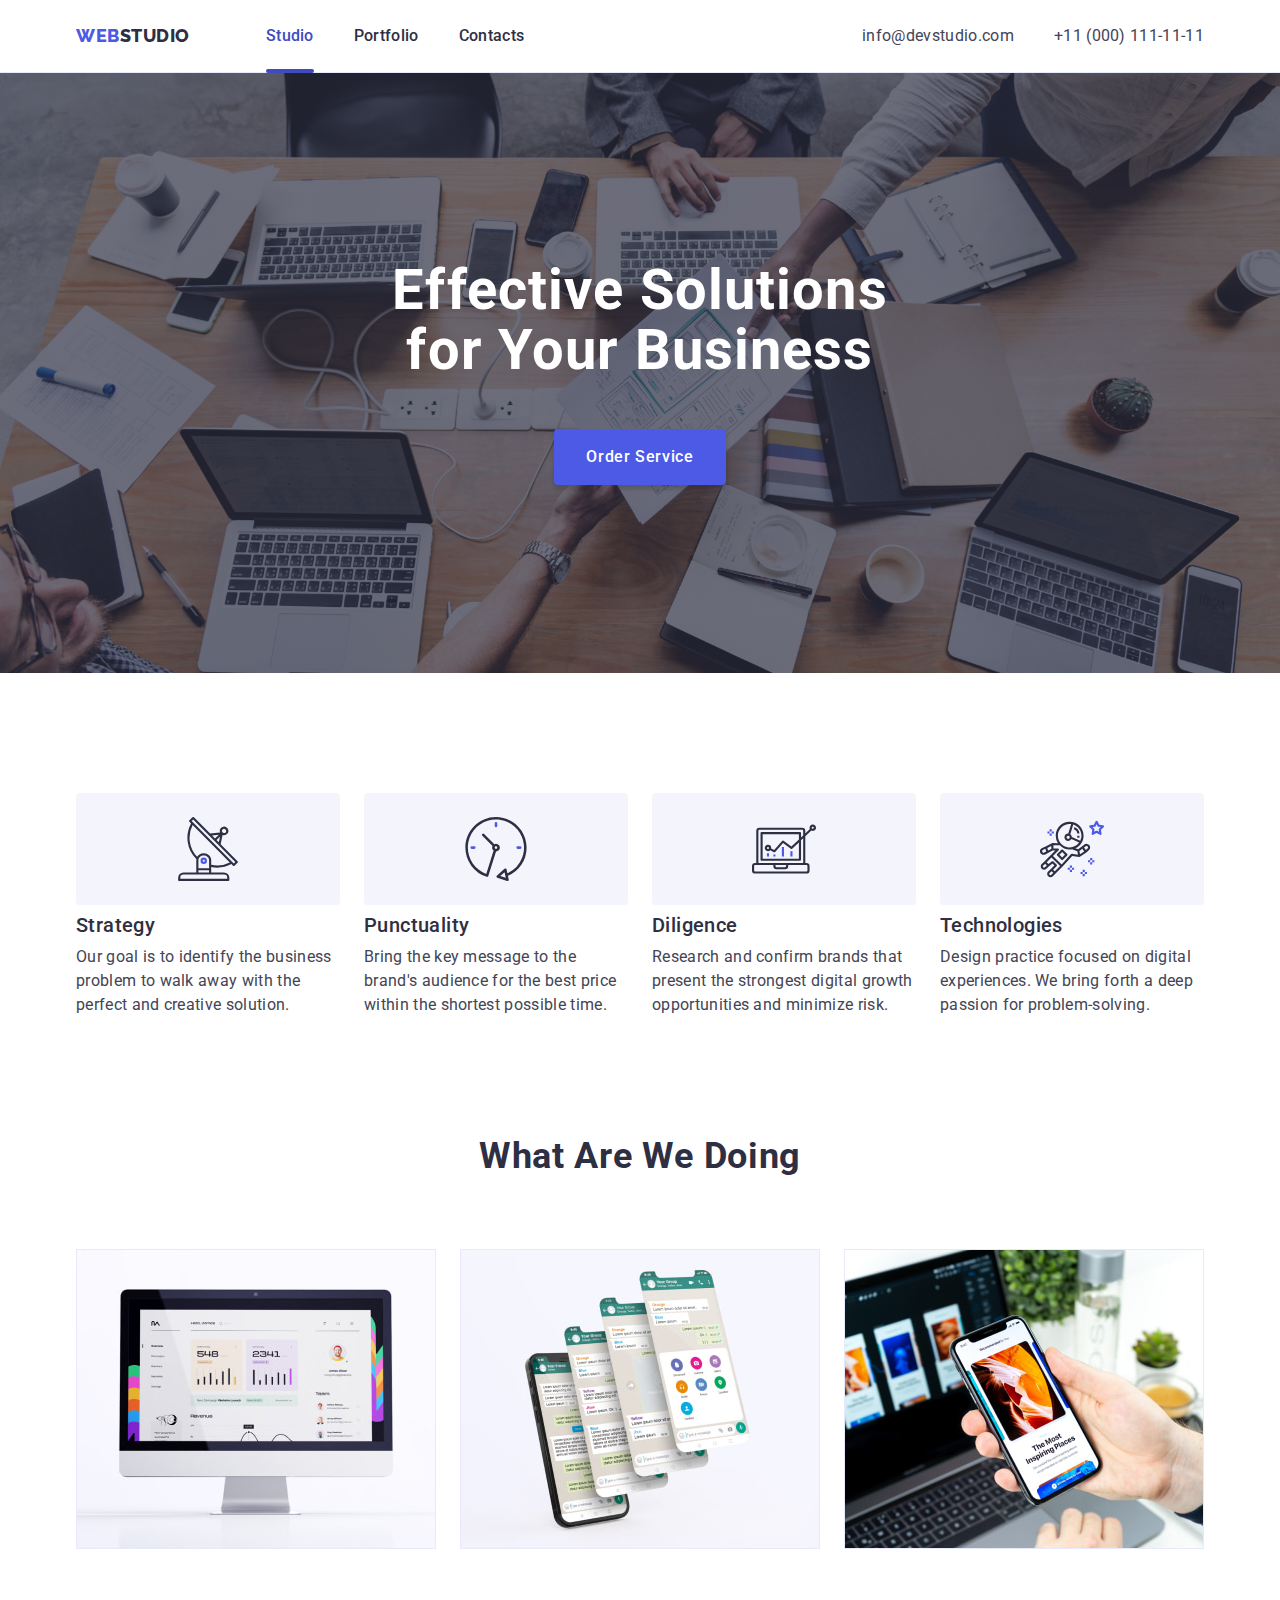
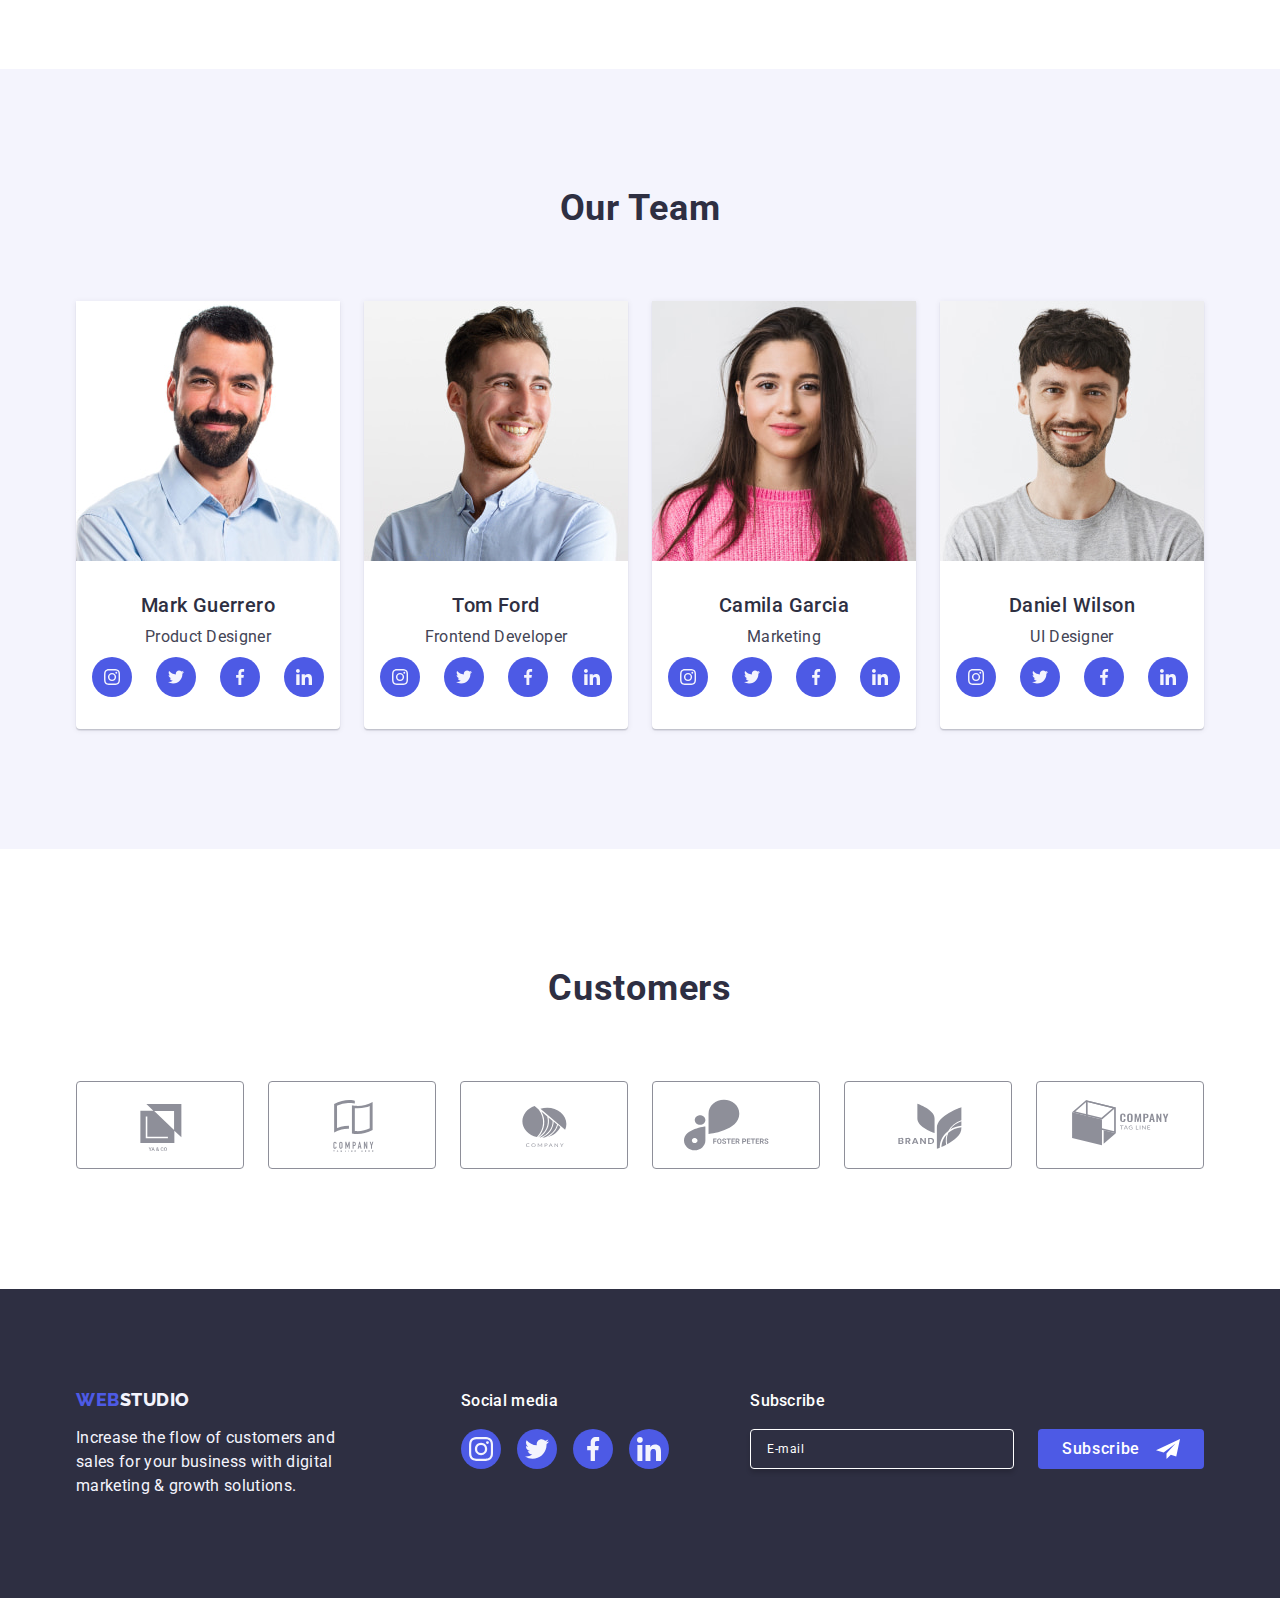
<file: index.html>
<!DOCTYPE html>
<html lang="en">
  <head>
    <meta charset="UTF-8" />
    <meta name="viewport" content="width=device-width, initial-scale=1.0" />
    <title>WebStudio</title>
    <!-- Normalize -->
    <link
      rel="stylesheet"
      href="https://cdn.jsdelivr.net/npm/modern-normalize@2.0.0/modern-normalize.min.css"
    />
    <!-- Custom styles -->
    <link rel="stylesheet" href="./css/styles.css" />
    <!-- Font links -->
    <link rel="preconnect" href="https://fonts.googleapis.com" />
    <link rel="preconnect" href="https://fonts.gstatic.com" crossorigin />
    <link
      href="https://fonts.googleapis.com/css2?family=Roboto:wght@400;500;700&display=swap"
      rel="stylesheet"
    />
    <link
      href="https://fonts.googleapis.com/css2?family=Raleway:wght@800&family=Roboto:wght@400;500;700&display=swap"
      rel="stylesheet"
    />
  </head>
  <body>
    <!-- Header section -->
    <header class="header-section">
      <div class="container">
        <!-- Menu nav -->
        <nav class="header-nav">
          <!-- Logo -->
          <a class="logo link" href="./index.html"
            >Web<span class="logo-dark">Studio</span>
          </a>
          <!-- Page nav -->
          <ul class="nav-list list">
            <li class="nav-list-item">
              <a class="nav-list-link current link" href="./index.html"
                >Studio</a
              >
            </li>
            <li class="nav-list-item">
              <a class="nav-list-link link" href="./portfolio.html"
                >Portfolio</a
              >
            </li>
            <li class="nav-list-item">
              <a class="nav-list-link link" href="">Contacts </a>
            </li>
          </ul>
        </nav>
        <!-- Contacts -->
        <address class="header-address">
          <ul class="address-list list">
            <li class="address-list-item">
              <a class="address-item-link link" href="mailto:info@devstudio.com"
                >info@devstudio.com
              </a>
            </li>
            <li class="address-list-item">
              <a class="address-item-link link" href="tel:+110001111111"
                >+11 (000) 111-11-11</a
              >
            </li>
          </ul>
        </address>
      </div>
    </header>

    <main>
      <!-- Hero section -->
      <section class="hero-section">
        <div class="container">
          <h1 class="hero-title">Effective Solutions for Your Business</h1>
          <button class="hero-btn" type="button" data-modal-open>
            Order Service
          </button>
        </div>
      </section>

      <!--Skills section-->
      <section class="skills-section section">
        <div class="container">
          <h2 class="visually-hidden">Skills</h2>
          <ul class="skills-list card-set list">
            <li class="skills-list-item card-set-item">
              <div class="skills-list-wrapper">
                <svg class="skills-icons" width="64" height="64">
                  <use href="./images/icons.svg#icon-antenna"></use>
                </svg>
              </div>
              <h3 class="skills-list-subtitle">Strategy</h3>
              <p class="skills-list-desc">
                Our goal is to identify the business problem to walk away with
                the perfect and creative solution.
              </p>
            </li>
            <li class="skills-list-item card-set-item">
              <div class="skills-list-wrapper">
                <svg class="skills-icons" width="64" height="64">
                  <use href="./images/icons.svg#icon-clock"></use>
                </svg>
              </div>
              <h3 class="skills-list-subtitle">Punctuality</h3>
              <p class="skills-list-desc">
                Bring the key message to the brand's audience for the best price
                within the shortest possible time.
              </p>
            </li>
            <li class="skills-list-item card-set-item">
              <div class="skills-list-wrapper">
                <svg class="skills-icons" width="64" height="64">
                  <use href="./images/icons.svg#icon-diagram"></use>
                </svg>
              </div>
              <h3 class="skills-list-subtitle">Diligence</h3>
              <p class="skills-list-desc">
                Research and confirm brands that present the strongest digital
                growth opportunities and minimize risk.
              </p>
            </li>
            <li class="skills-list-item card-set-item">
              <div class="skills-list-wrapper">
                <svg class="skills-icons" width="64" height="64">
                  <use href="./images/icons.svg#icon-astronaut"></use>
                </svg>
              </div>
              <h3 class="skills-list-subtitle">Technologies</h3>
              <p class="skills-list-desc">
                Design practice focused on digital experiences. We bring forth a
                deep passion for problem-solving.
              </p>
            </li>
          </ul>
        </div>
      </section>

      <!-- Products section -->
      <section class="products-section section">
        <div class="container">
          <h2 class="products-title">What are we doing</h2>
          <ul class="products-list card-set list">
            <li class="products-list-item card-set-item">
              <img
                class="products-list-img"
                src="./images/img-1.jpg"
                alt="Computer screen on a white background"
                width="360"
                height="300"
              />
            </li>
            <li class="products-list-item card-set-item">
              <img
                class="products-list-img"
                src="./images/img-2.jpg"
                alt="Mobile screen with multiple screen tabs"
                width="360"
                height="300"
              />
            </li>
            <li class="products-list-item card-set-item">
              <img
                class="products-list-img"
                src="./images/img-3.jpg"
                alt="Mobile phone screen on laptop background"
                width="360"
                height="300"
              />
            </li>
          </ul>
        </div>
      </section>

      <!-- Team section -->
      <section class="team-section section">
        <div class="container">
          <h2 class="team-title">Our Team</h2>
          <ul class="team-list list">
            <li class="team-list-item">
              <img
                class="team-list-img"
                src="./images/Mark-Guerrero.jpg"
                alt="Mark Guerrero's photo"
                width="264"
                height="260"
              />
              <div class="team-list-wrapper">
                <h3 class="team-list-subtitle">Mark Guerrero</h3>
                <p class="team-list-desc">Product Designer</p>
                <ul class="team-social-list list">
                  <li class="team-social-item">
                    <a
                      class="team-social-link"
                      href="https://instagram.com"
                      target="_blank"
                      rel="noopener noreferrer"
                      aria-label="Instagram icon"
                    >
                      <svg class="team-social-icons" width="16" height="16">
                        <use href="./images/icons.svg#icon-instagram"></use>
                      </svg>
                    </a>
                  </li>
                  <li class="team-social-item">
                    <a
                      class="team-social-link"
                      href="https://twitter.com"
                      target="_blank"
                      rel="noopener noreferrer"
                      aria-label="Twitter icon"
                    >
                      <svg class="team-social-icons" width="16" height="16">
                        <use href="./images/icons.svg#icon-twitter"></use>
                      </svg>
                    </a>
                  </li>
                  <li class="team-social-item">
                    <a
                      class="team-social-link"
                      href="https://facebook.com"
                      target="_blank"
                      rel="noopener noreferrer"
                      aria-label="Facebook icon"
                    >
                      <svg class="team-social-icons" width="16" height="16">
                        <use href="./images/icons.svg#icon-facebook"></use>
                      </svg>
                    </a>
                  </li>
                  <li class="team-social-item">
                    <a
                      class="team-social-link"
                      href="https://www.linkedin.com"
                      target="_blank"
                      rel="noopener noreferrer"
                      aria-label="Linkedin icon"
                    >
                      <svg class="team-social-icons" width="16" height="16">
                        <use href="./images/icons.svg#icon-linkedin"></use>
                      </svg>
                    </a>
                  </li>
                </ul>
              </div>
            </li>
            <li class="team-list-item">
              <img
                class="team-list-img"
                src="./images/Tom-Ford.jpg"
                alt="Tom Ford's photo"
                width="264"
                height="260"
              />
              <div class="team-list-wrapper">
                <h3 class="team-list-subtitle">Tom Ford</h3>
                <p class="team-list-desc">Frontend Developer</p>
                <ul class="team-social-list list">
                  <li class="team-social-item">
                    <a
                      class="team-social-link"
                      href="https://instagram.com"
                      target="_blank"
                      rel="noopener noreferrer"
                      aria-label="Instagram icon"
                    >
                      <svg class="team-social-icons" width="16" height="16">
                        <use href="./images/icons.svg#icon-instagram"></use>
                      </svg>
                    </a>
                  </li>
                  <li class="team-social-item">
                    <a
                      class="team-social-link"
                      href="https://twitter.com"
                      target="_blank"
                      rel="noopener noreferrer"
                      aria-label="Twitter icon"
                    >
                      <svg class="team-social-icons" width="16" height="16">
                        <use href="./images/icons.svg#icon-twitter"></use>
                      </svg>
                    </a>
                  </li>
                  <li class="team-social-item">
                    <a
                      class="team-social-link"
                      href="https://facebook.com"
                      target="_blank"
                      rel="noopener noreferrer"
                      aria-label="Facebook icon"
                    >
                      <svg class="team-social-icons" width="16" height="16">
                        <use href="./images/icons.svg#icon-facebook"></use>
                      </svg>
                    </a>
                  </li>
                  <li class="team-social-item">
                    <a
                      class="team-social-link"
                      href="https://www.linkedin.com"
                      target="_blank"
                      rel="noopener noreferrer"
                      aria-label="Linkedin icon"
                    >
                      <svg class="team-social-icons" width="16" height="16">
                        <use href="./images/icons.svg#icon-linkedin"></use>
                      </svg>
                    </a>
                  </li>
                </ul>
              </div>
            </li>
            <li class="team-list-item">
              <img
                class="team-list-img"
                src="./images/Camila-Garcia.jpg"
                alt="Camila Garcia's photo"
                width="264"
                height="260"
              />
              <div class="team-list-wrapper">
                <h3 class="team-list-subtitle">Camila Garcia</h3>
                <p class="team-list-desc">Marketing</p>
                <ul class="team-social-list list">
                  <li class="team-social-item">
                    <a
                      class="team-social-link"
                      href="https://instagram.com"
                      target="_blank"
                      rel="noopener noreferrer"
                      aria-label="Instagram icon"
                    >
                      <svg class="team-social-icons" width="16" height="16">
                        <use href="./images/icons.svg#icon-instagram"></use>
                      </svg>
                    </a>
                  </li>
                  <li class="team-social-item">
                    <a
                      class="team-social-link"
                      href="https://twitter.com"
                      target="_blank"
                      rel="noopener noreferrer"
                      aria-label="Twitter icon"
                    >
                      <svg class="team-social-icons" width="16" height="16">
                        <use href="./images/icons.svg#icon-twitter"></use>
                      </svg>
                    </a>
                  </li>
                  <li class="team-social-item">
                    <a
                      class="team-social-link"
                      href="https://facebook.com"
                      target="_blank"
                      rel="noopener noreferrer"
                      aria-label="Facebook icon"
                    >
                      <svg class="team-social-icons" width="16" height="16">
                        <use href="./images/icons.svg#icon-facebook"></use>
                      </svg>
                    </a>
                  </li>
                  <li class="team-social-item">
                    <a
                      class="team-social-link"
                      href="https://www.linkedin.com"
                      target="_blank"
                      rel="noopener noreferrer"
                      aria-label="Linkedin icon"
                    >
                      <svg class="team-social-icons" width="16" height="16">
                        <use href="./images/icons.svg#icon-linkedin"></use>
                      </svg>
                    </a>
                  </li>
                </ul>
              </div>
            </li>
            <li class="team-list-item">
              <img
                class="team-list-img"
                src="./images/Daniel-Wilson.jpg"
                alt="Daniel Wilson's photo"
                width="264"
                height="260"
              />
              <div class="team-list-wrapper">
                <h3 class="team-list-subtitle">Daniel Wilson</h3>
                <p class="team-list-desc">UI Designer</p>
                <ul class="team-social-list list">
                  <li class="team-social-item">
                    <a
                      class="team-social-link"
                      href="https://instagram.com"
                      target="_blank"
                      rel="noopener noreferrer"
                      aria-label="Instagram icon"
                    >
                      <svg class="team-social-icons" width="16" height="16">
                        <use href="./images/icons.svg#icon-instagram"></use>
                      </svg>
                    </a>
                  </li>
                  <li class="team-social-item">
                    <a
                      class="team-social-link"
                      href="https://twitter.com"
                      target="_blank"
                      rel="noopener noreferrer"
                      aria-label="Twitter icon"
                    >
                      <svg class="team-social-icons" width="16" height="16">
                        <use href="./images/icons.svg#icon-twitter"></use>
                      </svg>
                    </a>
                  </li>
                  <li class="team-social-item">
                    <a
                      class="team-social-link"
                      href="https://facebook.com"
                      target="_blank"
                      rel="noopener noreferrer"
                      aria-label="Facebook icon"
                    >
                      <svg class="team-social-icons" width="16" height="16">
                        <use href="./images/icons.svg#icon-facebook"></use>
                      </svg>
                    </a>
                  </li>
                  <li class="team-social-item">
                    <a
                      class="team-social-link"
                      href="https://www.linkedin.com"
                      target="_blank"
                      rel="noopener noreferrer"
                      aria-label="Linkedin icon"
                    >
                      <svg class="team-social-icons" width="16" height="16">
                        <use href="./images/icons.svg#icon-linkedin"></use>
                      </svg>
                    </a>
                  </li>
                </ul>
              </div>
            </li>
          </ul>
        </div>
      </section>

      <!-- Customers-section -->
      <section class="customers-section">
        <div class="container">
          <h2 class="customers-title">Customers</h2>
          <ul class="customers-list list">
            <li class="customers-list-item">
              <a
                class="customers-list-link link"
                href=""
                target="_blank"
                rel="noopener noreferrer"
                aria-label="Ya&Co logo icon"
              >
                <svg class="customers-icons" width="104" height="56">
                  <use href="./images/icons.svg#icon-ya-co-logo"></use>
                </svg>
              </a>
            </li>
            <li class="customers-list-item">
              <a
                class="customers-list-link link"
                href=""
                target="_blank"
                rel="noopener noreferrer"
                aria-label="Company tagline here logo icon"
              >
                <svg class="customers-icons" width="104" height="56">
                  <use href="./images/icons.svg#icon-tag-here-logo"></use>
                </svg>
              </a>
            </li>
            <li class="customers-list-item">
              <a
                class="customers-list-link link"
                href=""
                target="_blank"
                rel="noopener noreferrer"
                aria-label="Company logo icon"
              >
                <svg class="customers-icons" width="104" height="56">
                  <use href="./images/icons.svg#icon-company-logo"></use>
                </svg>
              </a>
            </li>
            <li class="customers-list-item">
              <a
                class="customers-list-link link"
                href=""
                target="_blank"
                rel="noopener noreferrer"
                aria-label="Foster Peters logo icon"
              >
                <svg class="customers-icons" width="104" height="56">
                  <use href="./images/icons.svg#icon-foster-logo"></use>
                </svg>
              </a>
            </li>
            <li class="customers-list-item">
              <a
                class="customers-list-link link"
                href=""
                target="_blank"
                rel="noopener noreferrer"
                aria-label="Brand logo icon"
              >
                <svg class="customers-icons" width="104" height="56">
                  <use href="./images/icons.svg#icon-brand-logo"></use>
                </svg>
              </a>
            </li>
            <li class="customers-list-item">
              <a
                class="customers-list-link link"
                href=""
                target="_blank"
                rel="noopener noreferrer"
                aria-label="Company tagline logo icon"
              >
                <svg class="customers-icons" width="104" height="56">
                  <use href="./images/icons.svg#icon-tag-logo"></use>
                </svg>
              </a>
            </li>
          </ul>
        </div>
      </section>
    </main>

    <!-- Footer section -->
    <footer class="footer-section">
      <div class="container footer-container">
        <div class="footer-logo-container">
          <!-- Logo -->
          <a class="footer-logo logo link" href="./index.html"
            >Web<span class="logo-light">Studio</span>
          </a>
          <p class="footer-desc">
            Increase the flow of customers and sales for your business with
            digital marketing & growth solutions.
          </p>
        </div>
        <div class="footer-social-container">
          <p class="footer-social-desc">Social media</p>
          <ul class="footer-social-list list">
            <li class="footer-social-item">
              <a
                class="footer-social-link"
                href="https://instagram.com"
                target="_blank"
                rel="noopener noreferrer"
                aria-label="Instagram icon"
              >
                <svg class="footer-social-icons" width="24" height="24">
                  <use href="./images/icons.svg#icon-instagram"></use>
                </svg>
              </a>
            </li>
            <li class="footer-social-item">
              <a
                class="footer-social-link"
                href="https://twitter.com"
                target="_blank"
                rel="noopener noreferrer"
                aria-label="Twitter icon"
              >
                <svg class="footer-social-icons" width="24" height="24">
                  <use href="./images/icons.svg#icon-twitter"></use>
                </svg>
              </a>
            </li>
            <li class="footer-social-item">
              <a
                class="footer-social-link"
                href="https://facebook.com"
                target="_blank"
                rel="noopener noreferrer"
                aria-label="Facebook icon"
              >
                <svg class="footer-social-icons" width="24" height="24">
                  <use href="./images/icons.svg#icon-facebook"></use>
                </svg>
              </a>
            </li>
            <li class="footer-social-item">
              <a
                class="footer-social-link"
                href="https://www.linkedin.com"
                target="_blank"
                rel="noopener noreferrer"
                aria-label="Linkedin icon"
              >
                <svg class="footer-social-icons" width="24" height="24">
                  <use href="./images/icons.svg#icon-linkedin"></use>
                </svg>
              </a>
            </li>
          </ul>
        </div>
        <div class="footer-form-container">
          <p class="footer-subscribe-desc">Subscribe</p>
          <form class="footer-form" name="subscribe-form">
            <label class="footer-form-label">
              <input
                class="footer-form-input"
                name="subscribe-email"
                type="email"
                placeholder="E-mail"
              />
            </label>
            <button class="footer-btn" type="submit">
              Subscribe
              <svg class="footer-btn-icon" width="24" height="24">
                <use href="./images/icons.svg#icon-subscribe"></use>
              </svg>
            </button>
          </form>
        </div>
      </div>
    </footer>

    <!-- Modal window -->
    <div class="backdrop is-hidden" data-modal>
      <div class="modal">
        <button class="modal-btn" type="button" data-modal-close>
          <svg class="modal-icon-btn" width="8" height="8">
            <use href="./images/icons.svg#icon-close"></use>
          </svg>
        </button>

        <p class="modal-caption">
          Leave your contacts and we will call you back
        </p>
        <!-- Доцільніше тег стронг, але автоперевірка вимагає <p></p> -->
        <!-- <strong class="modal-caption">
          Leave your contacts and we will call you back
        </strong> -->
        <!-- Modal form -->
        <form class="modal-form" name="call-back-form">
          <div class="modal-form-container">
            <label class="modal-form-label" for="user-name">Name</label>
            <div class="modal-form-field">
              <input
                class="modal-form-input"
                type="text"
                name="user-name"
                id="user-name"
                placeholder=""
                required
                minlength="3"
              />
              <svg class="modal-form-icon" width="18" height="24">
                <use href="./images/icons.svg#icon-name"></use>
              </svg>
              <!-- <svg class="modal-form-info" width="18" height="18">
                  <use class="error" href="./images/icons.svg#icon-error"></use>
                  <use class="success" href="./images/icons.svg#icon-success"></use>
                </svg> -->
            </div>
          </div>
          <div class="modal-form-container">
            <label class="modal-form-label" for="user-phone">Phone</label>
            <div class="modal-form-field">
              <input
                class="modal-form-input"
                type="tel"
                name="user-phone"
                id="user-phone"
                placeholder=""
                minlength="10"
                maxlength="12"
                required
              />
              <svg class="modal-form-icon" width="18" height="24">
                <use href="./images/icons.svg#icon-phone"></use>
              </svg>
              <!-- <svg class="modal-form-info" width="18" height="18">
                  <use class="error" href="./images/icons.svg#icon-error"></use>
                  <use class="success" href="./images/icons.svg#icon-success"></use>
                </svg> -->
            </div>
          </div>
          <div class="modal-form-container">
            <label class="modal-form-label" for="user-email">Email</label>
            <div class="modal-form-field">
              <input
                class="modal-form-input"
                type="email"
                name="user-email"
                id="user-email"
                placeholder=""
                required
              />
              <svg class="modal-form-icon" width="18" height="24">
                <use href="./images/icons.svg#icon-email"></use>
              </svg>
              <!-- <svg class="modal-form-info" width="18" height="18">
                    <use class="error" href="./images/icons.svg#icon-error"></use>
                    <use class="success" href="./images/icons.svg#icon-success"></use>
                  </svg> -->
            </div>
          </div>
          <div class="form-comment-container">
            <label class="modal-form-label" for="user-comment">Comment</label>
            <textarea
              class="modal-form-comment"
              name="user-comment"
              id="user-comment"
              rows="7"
              placeholder="Text input"
              required
              minlength="7"
            ></textarea>
          </div>
          <div class="form-agrement-container">
            <!-- Version 1 -->
            <input
              class="visually-hidden"
              type="checkbox"
              name="user-privacy"
              id="user-privacy"
              value="true"
            />
            <label class="modal-form-agrement" for="user-privacy">
              <span class="agreement-checkbox">
                <svg class="agrement-checkbox-icon" width="10" height="8">
                  <use href="./images/icons.svg#icon-check-mark"></use>
                </svg>
              </span>
              <!-- Version 2 -->
              <!-- <input class="checkbox" type="checkbox" name="user-agreement" value="yes" /> -->
              <!-- <span class="modal-form-desc"> -->
              I accept the terms and conditions of the
              <a
                class="modal-form-link"
                href=""
                target="_blank"
                rel="noopener noreferrer"
              >
                Privacy Policy
              </a>
              <!-- </span> -->
            </label>
          </div>
          <button class="modal-form-btn" type="submit">Send</button>
        </form>
      </div>
    </div>
    <script src="./js/modal.js"></script>
  </body>
</html>
</file>
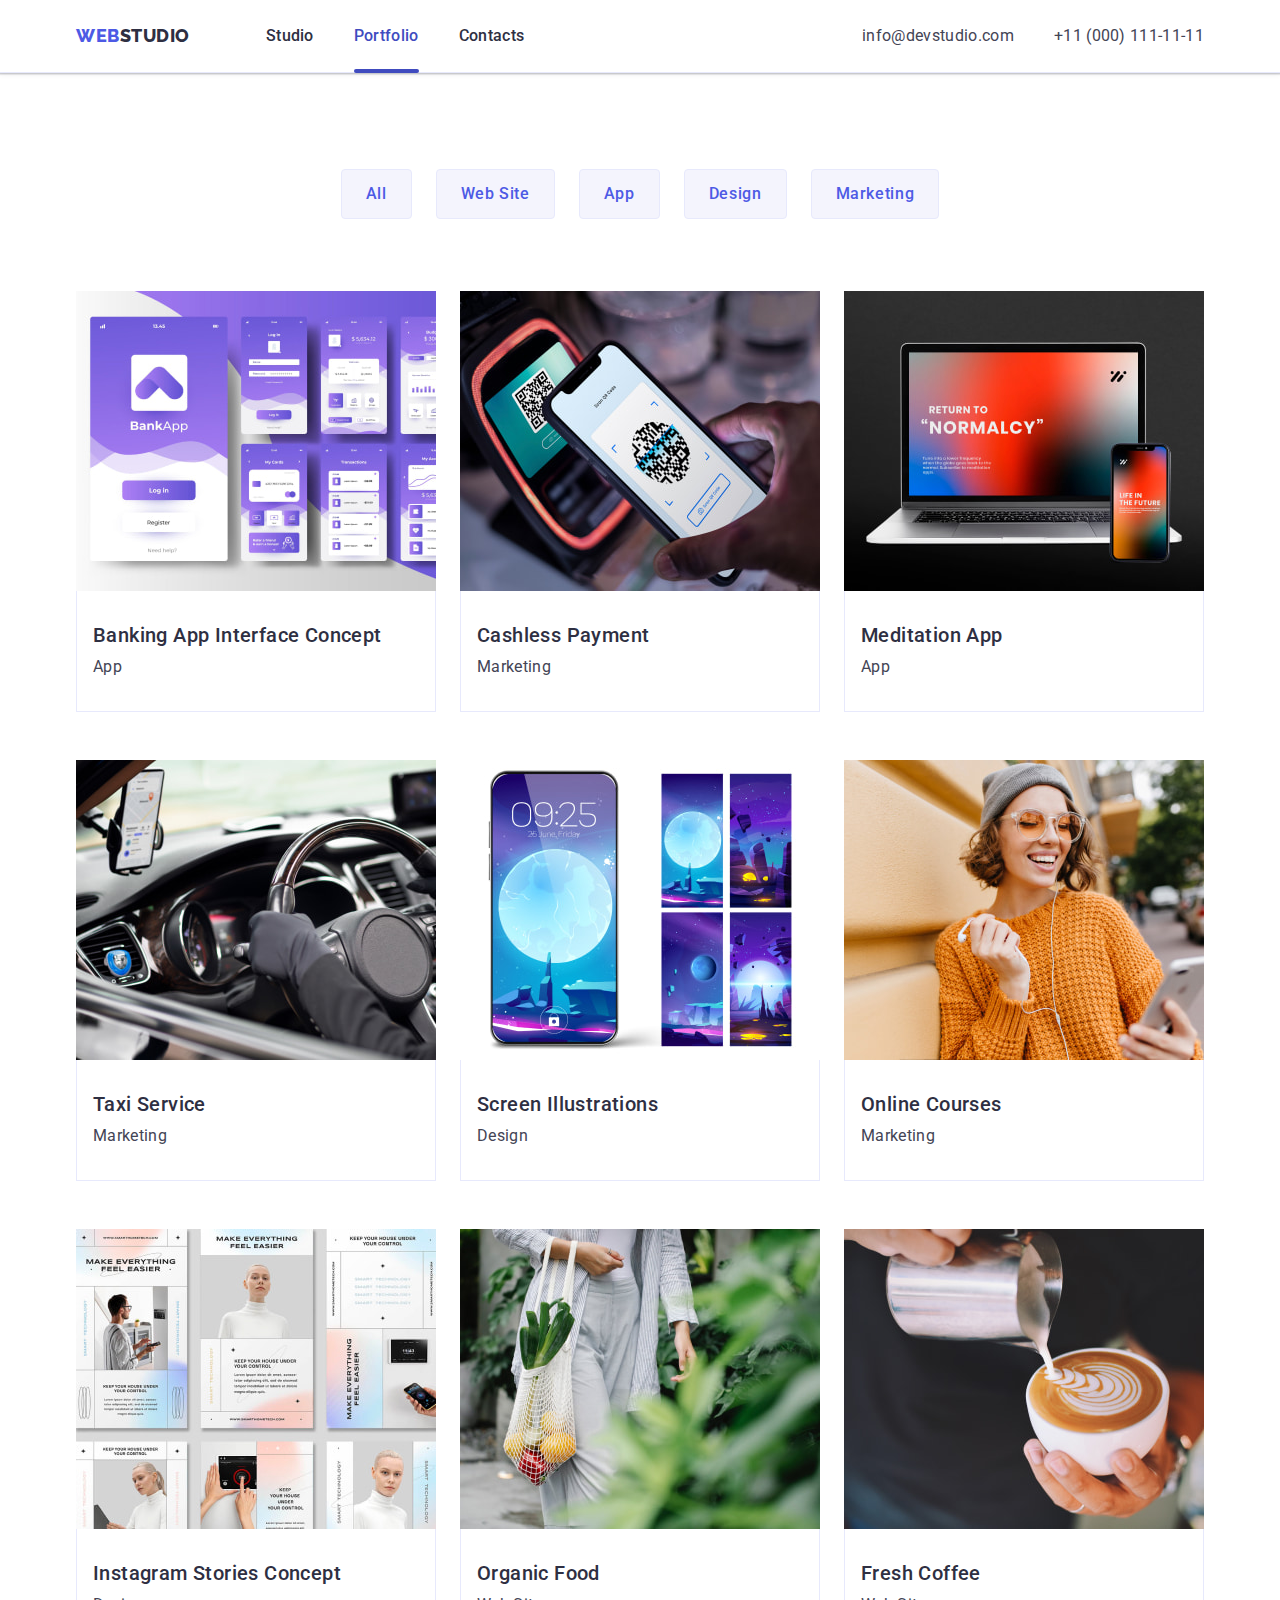
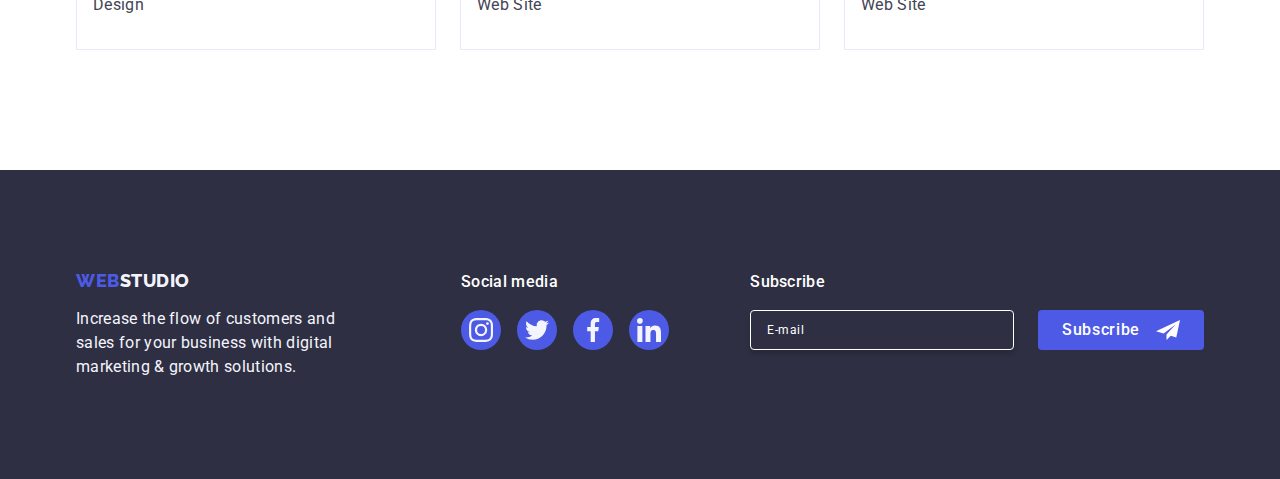
<file: portfolio.html>
<!DOCTYPE html>
<html lang="en">
  <head>
    <meta charset="UTF-8" />
    <meta name="viewport" content="width=device-width, initial-scale=1.0" />
    <title>Portfolio</title>
    <!-- Normalize -->
    <link
      rel="stylesheet"
      href="https://cdn.jsdelivr.net/npm/modern-normalize@2.0.0/modern-normalize.min.css"
    />
    <!-- Custom styles -->
    <link rel="stylesheet" href="./css/styles.css" />
    <!-- Font links -->
    <link rel="preconnect" href="https://fonts.googleapis.com" />
    <link rel="preconnect" href="https://fonts.gstatic.com" crossorigin />
    <link
      href="https://fonts.googleapis.com/css2?family=Roboto:wght@400;500;700&display=swap"
      rel="stylesheet"
    />
    <link
      href="https://fonts.googleapis.com/css2?family=Raleway:wght@800&family=Roboto:wght@400;500;700&display=swap"
      rel="stylesheet"
    />
  </head>
  <body>
    <!-- Header section -->
    <header class="header-section">
      <div class="container">
        <!-- Menu nav -->
        <nav class="header-nav">
          <!-- Logo -->
          <a class="logo link" href="./index.html"
            >Web<span class="logo-dark">Studio</span>
          </a>
          <!-- Page nav -->
          <ul class="nav-list list">
            <li class="nav-list-item">
              <a class="nav-list-link link" href="./index.html">Studio</a>
            </li>
            <li class="nav-list-item">
              <a class="nav-list-link current link" href="./portfolio.html"
                >Portfolio</a
              >
            </li>
            <li class="nav-list-item">
              <a class="nav-list-link link" href="">Contacts </a>
            </li>
          </ul>
        </nav>
        <!-- Contacts -->
        <address class="header-address">
          <ul class="address-list list">
            <li class="address-list-item">
              <a class="address-item-link link" href="mailto:info@devstudio.com"
                >info@devstudio.com
              </a>
            </li>
            <li class="address-list-item">
              <a class="address-item-link link" href="tel:+110001111111"
                >+11 (000) 111-11-11</a
              >
            </li>
          </ul>
        </address>
      </div>
    </header>

    <main>
      <section class="portfolio-section">
        <div class="container">
          <!-- Our poducts title -->
          <h1 class="visually-hidden">Our products</h1>

          <!-- Buttons -->
          <ul class="portfolio-btn-list list">
            <li>
              <button class="portfolio-btn-item portfolio-btn" type="button">
                All
              </button>
            </li>
            <li>
              <button class="portfolio-btn-item portfolio-btn" type="button">
                Web Site
              </button>
            </li>
            <li>
              <button class="portfolio-btn-item portfolio-btn" type="button">
                App
              </button>
            </li>
            <li>
              <button class="portfolio-btn-item portfolio-btn" type="button">
                Design
              </button>
            </li>
            <li>
              <button class="portfolio-btn-item portfolio-btn" type="button">
                Marketing
              </button>
            </li>
          </ul>

          <!-- Photos -->
          <ul class="portfolio-list card-set list">
            <li class="portfolio-list-item card-set-item">
              <a class="portfolio-list-link link" href="">
                <div class="portfolio-box">
                  <img
                    class="portfolio-list-img"
                    src="./images/portfolio/banking-app.jpg"
                    alt="Banking App Interface Concept"
                    width="360"
                    height="300"
                  />
                  <!-- <div class="overlay"> -->
                    <p class="overlay-text">
                      14 Stylish and User-Friendly App Design Concepts · Task
                      Manager App · Calorie Tracker App · Exotic Fruit Ecommerce
                      App · Cloud Storage App
                    </p>
                  <!-- </div> -->
                </div>
                <div class="portfolio-list-wrapper">
                  <h2 class="portfolio-list-title">
                    Banking App Interface Concept
                  </h2>
                  <p class="portfolio-list-desc">App</p>
                </div>
              </a>
            </li>
            <li class="portfolio-list-item card-set-item">
              <a class="portfolio-list-link link" href="">
                <div class="portfolio-box">
                  <img
                    class="portfolio-list-img"
                    src="./images/portfolio/cashless-payment.jpg"
                    alt="Cashless Payment"
                    width="360"
                    height="300"
                  />
                  <!-- <div class="overlay"> -->
                    <p class="overlay-text">
                      14 Stylish and User-Friendly App Design Concepts · Task
                      Manager App · Calorie Tracker App · Exotic Fruit Ecommerce
                      App · Cloud Storage App
                    </p>
                  <!-- </div> -->
                </div>
                <div class="portfolio-list-wrapper">
                  <h2 class="portfolio-list-title">Cashless Payment</h2>
                  <p class="portfolio-list-desc">Marketing</p>
                </div>
              </a>
            </li>
            <li class="portfolio-list-item card-set-item">
              <a class="portfolio-list-link link" href="">
                <div class="portfolio-box">
                  <img
                    class="portfolio-list-img"
                    src="./images/portfolio/meditation-app.jpg"
                    alt="Meditation App"
                    width="360"
                    height="300"
                  />
                  <!-- <div class="overlay"> -->
                    <p class="overlay-text">
                      14 Stylish and User-Friendly App Design Concepts · Task
                      Manager App · Calorie Tracker App · Exotic Fruit Ecommerce
                      App · Cloud Storage App
                    </p>
                  <!-- </div> -->
                </div>
                <div class="portfolio-list-wrapper">
                  <h2 class="portfolio-list-title">Meditation App</h2>
                  <p class="portfolio-list-desc">App</p>
                </div>
              </a>
            </li>
            <li class="portfolio-list-item card-set-item">
              <a class="portfolio-list-link link" href="">
                <div class="portfolio-box">
                  <img
                    class="portfolio-list-img"
                    src="./images/portfolio/taxi-service.jpg"
                    alt="Taxi Service"
                    width="360"
                    height="300"
                  />
                  <!-- <div class="overlay"> -->
                    <p class="overlay-text">
                      14 Stylish and User-Friendly App Design Concepts · Task
                      Manager App · Calorie Tracker App · Exotic Fruit Ecommerce
                      App · Cloud Storage App
                    </p>
                  <!-- </div> -->
                </div>
                <div class="portfolio-list-wrapper">
                  <h2 class="portfolio-list-title">Taxi Service</h2>
                  <p class="portfolio-list-desc">Marketing</p>
                </div>
              </a>
            </li>
            <li class="portfolio-list-item card-set-item">
              <a class="portfolio-list-link link" href="">
                <div class="portfolio-box">
                  <img
                    class="portfolio-list-img"
                    src="./images/portfolio/screen-illustrations.jpg"
                    alt="Screen Illustrations"
                    width="360"
                    height="300"
                  />
                  <!-- <div class="overlay"> -->
                    <p class="overlay-text">
                      14 Stylish and User-Friendly App Design Concepts · Task
                      Manager App · Calorie Tracker App · Exotic Fruit Ecommerce
                      App · Cloud Storage App
                    </p>
                  <!-- </div> -->
                </div>
                <div class="portfolio-list-wrapper">
                  <h2 class="portfolio-list-title">Screen Illustrations</h2>
                  <p class="portfolio-list-desc">Design</p>
                </div>
              </a>
            </li>
            <li class="portfolio-list-item card-set-item">
              <a class="portfolio-list-link link" href="">
                <div class="portfolio-box">
                  <img
                    class="portfolio-list-img"
                    src="./images/portfolio/online-courses.jpg"
                    alt="Online Courses"
                    width="360"
                    height="300"
                  />
                  <!-- <div class="overlay"> -->
                    <p class="overlay-text">
                      14 Stylish and User-Friendly App Design Concepts · Task
                      Manager App · Calorie Tracker App · Exotic Fruit Ecommerce
                      App · Cloud Storage App
                    </p>
                  <!-- </div> -->
                </div>
                <div class="portfolio-list-wrapper">
                  <h2 class="portfolio-list-title">Online Courses</h2>
                  <p class="portfolio-list-desc">Marketing</p>
                </div>
              </a>
            </li>
            <li class="portfolio-list-item card-set-item">
              <a class="portfolio-list-link link" href="">
                <div class="portfolio-box">
                  <img
                    class="portfolio-list-img"
                    src="./images/portfolio/instagram-stories-concept.jpg"
                    alt="Instagram Stories Concept"
                    width="360"
                    height="300"
                  />
                  <!-- <div class="overlay"> -->
                    <p class="overlay-text">
                      14 Stylish and User-Friendly App Design Concepts · Task
                      Manager App · Calorie Tracker App · Exotic Fruit Ecommerce
                      App · Cloud Storage App
                    </p>
                  <!-- </div> -->
                </div>
                <div class="portfolio-list-wrapper">
                  <h2 class="portfolio-list-title">
                    Instagram Stories Concept
                  </h2>
                  <p class="portfolio-list-desc">Design</p>
                </div>
              </a>
            </li>
            <li class="portfolio-list-item card-set-item">
              <a class="portfolio-list-link link" href="">
                <div class="portfolio-box">
                  <img
                    class="portfolio-list-img"
                    src="./images/portfolio/organic-food.jpg"
                    alt="Organic Food"
                    width="360"
                    height="300"
                  />
                  <!-- <div class="overlay"> -->
                    <p class="overlay-text">
                      14 Stylish and User-Friendly App Design Concepts · Task
                      Manager App · Calorie Tracker App · Exotic Fruit Ecommerce
                      App · Cloud Storage App
                    </p>
                  <!-- </div> -->
                </div>
                <div class="portfolio-list-wrapper">
                  <h2 class="portfolio-list-title">Organic Food</h2>
                  <p class="portfolio-list-desc">Web Site</p>
                </div>
              </a>
            </li>
            <li class="portfolio-list-item card-set-item">
              <a class="portfolio-list-link link" href="">
                <div class="portfolio-box">
                  <img
                    class="portfolio-list-img"
                    src="./images/portfolio/fresh-coffee.jpg"
                    alt="Fresh Coffee"
                    width="360"
                    height="300"
                  />
                  <!-- <div class="overlay"> -->
                    <p class="overlay-text">
                      14 Stylish and User-Friendly App Design Concepts · Task
                      Manager App · Calorie Tracker App · Exotic Fruit Ecommerce
                      App · Cloud Storage App
                    </p>
                  <!-- </div> -->
                </div>
                <div class="portfolio-list-wrapper">
                  <h2 class="portfolio-list-title">Fresh Coffee</h2>
                  <p class="portfolio-list-desc">Web Site</p>
                </div>
              </a>
            </li>
          </ul>
        </div>
      </section>
    </main>
    <!-- Footer section -->
    <footer class="footer-section">
      <div class="container footer-container">
        <div class="footer-logo-container">
          <!-- Logo -->
          <a class="footer-logo logo link" href="./index.html"
            >Web<span class="logo-light">Studio</span>
          </a>
          <p class="footer-desc">
            Increase the flow of customers and sales for your business with
            digital marketing & growth solutions.
          </p>
        </div>
        <div class="footer-social-container">
          <p class="footer-social-desc">Social media</p>
          <ul class="footer-social-list list">
            <li class="footer-social-item">
              <a
                class="footer-social-link"
                href="https://instagram.com"
                target="_blank"
                rel="noopener noreferrer"
                aria-label="Instagram icon"
              >
                <svg class="footer-social-icons" width="24" height="24">
                  <use href="./images/icons.svg#icon-instagram"></use>
                </svg>
              </a>
            </li>
            <li class="footer-social-item">
              <a
                class="footer-social-link"
                href="https://twitter.com"
                target="_blank"
                rel="noopener noreferrer"
                aria-label="Twitter icon"
              >
                <svg class="footer-social-icons" width="24" height="24">
                  <use href="./images/icons.svg#icon-twitter"></use>
                </svg>
              </a>
            </li>
            <li class="footer-social-item">
              <a
                class="footer-social-link"
                href="https://facebook.com"
                target="_blank"
                rel="noopener noreferrer"
                aria-label="Facebook icon"
              >
                <svg class="footer-social-icons" width="24" height="24">
                  <use href="./images/icons.svg#icon-facebook"></use>
                </svg>
              </a>
            </li>
            <li class="footer-social-item">
              <a
                class="footer-social-link"
                href="https://www.linkedin.com"
                target="_blank"
                rel="noopener noreferrer"
                aria-label="Linkedin icon"
              >
                <svg class="footer-social-icons" width="24" height="24">
                  <use href="./images/icons.svg#icon-linkedin"></use>
                </svg>
              </a>
            </li>
          </ul>
        </div>
        <div class="footer-form-container">
          <p class="footer-subscribe-desc">Subscribe</p>
          <form class="footer-form" name="subscribe-form">
            <label class="footer-form-label">
             <input 
             class="footer-form-input" 
             name="subscribe-email" 
             type="email" 
             placeholder="E-mail">
             </label>
           <button class="footer-btn" type="submit">
              Subscribe
              <svg class="footer-btn-icon" width="24" height="24">
                <use href="./images/icons.svg#icon-subscribe"></use>
              </svg>
            </button>
          </form>
        </div>
      </div>
    </footer>
  </body>
</html>
</file>
<file: css/styles.css>
:root {
    /* Colors */
    --iris: #4D5AE5;
    --ocean: #404BBF;
    --navy-blue: #2E2F42;
    --green: #31D0AA;
    --slate: #434455;
    --light-slate: #8E8F99;
    --corn-flower: #E7E9FC;
    --cloud: #F4F4FD;
    --grey: #2E2F42;
    --white: #FFFFFF;
    --dairy: #FCFCFC;
    --error: #e74a3b;
    --success: #2cd882;
    /* Others */
    --indent: 24px;
    --items: 4;
    --transition: 250ms cubic-bezier(0.4, 0, 0.2, 1);


}

/**
  |============================
  | BASE STYLES
  |============================
*/
body {
    font-family: "Roboto", sans-serif;
    color: #434455;
    background-color: var(--white);
}

/* Reset start */

h1,
h2,
h3,
h4,
h5,
h6,
p {
    margin: 0;
}

.link {
    text-decoration: none;
    color: currentColor;
}

.list {
    list-style: none;
    padding: 0;
    margin: 0;
}

/* Гумова картинка */
img {
    display: block;
    max-width: 100%;
    height: auto;

    /* Alternative */
    /* display: block;
max-width: 100%;
height: 100%;
object-fit: cover; */
}

button {
    font-family: inherit;
    cursor: pointer;
}

/* Reset end */
.section {
    padding-bottom: 120px;
}

.container {
    width: 1158px;
    margin-left: auto;
    margin-right: auto;
    padding-left: 15px;
    padding-right: 15px;

    /* Рамки, які підсвічують наш контерйнер */
    /* outline: 2px solid red;
outline-offset: -2px; */
}

/* Приховані заголовки */
.visually-hidden {
    position: absolute;
    width: 1px;
    height: 1px;
    margin: -1px;
    border: 0;
    padding: 0;
    white-space: nowrap;
    clip-path: inset(100%);
    clip: rect(0 0 0 0);
    overflow: hidden;
}

/**
  |============================
  | HEADER
  |============================
*/
/* Navigation */
header {
    border-bottom: 1px solid var(--corn-flower);
    box-shadow: 0px 1px 6px 0px rgba(46, 47, 66, 0.08), 0px 1px 1px 0px rgba(46, 47, 66, 0.16), 0px 2px 1px 0px rgba(46, 47, 66, 0.08);
}

header>.container {
    display: flex;
    justify-content: space-between;
}

.header-nav {
    display: flex;
    align-items: center;
}

/* Logo */

.logo {
    display: flex;
    margin-right: 76px;
    color: var(--iris);
    font-family: Raleway, sans-serif;
    font-size: 18px;
    font-weight: 800;
    line-height: 1.17;
    letter-spacing: 0.03em;
    text-transform: uppercase;
}

.logo-dark {
    color: var(--navy-blue);
}

.logo-light {
    color: var(--cloud);
}

/* Navigation list */
.nav-list {
    display: flex;
    gap: 40px;
    font-size: 16px;
    line-height: 1.5;
    letter-spacing: 0.02em;
    color: var(--navy-blue);
    font-weight: 500;
}

.nav-list-item {}

.nav-list-link {
    position: relative;
    display: block;
    padding-top: 24px;
    padding-bottom: 24px;
    /* background-color: #8E8F99; */
    transition: color var(--transition);
}

.nav-list-link::after {
    content: "";
    position: absolute;
    left: 0;
    display: block;
    width: 100%;
    height: 4px;
    border-radius: 2px;
    bottom: -1px;
}

.nav-list-link.current::after {
    background-color: var(--ocean);

}

.nav-list-link.current {
    color: var(--ocean);
}

.nav-list-link:hover,
.nav-list-link:focus {
    color: var(--ocean);
}

/* Contacts */

.header-address {
    font-size: 16px;
    color: var(--slate);
    line-height: 1.5;
    font-style: normal;
    letter-spacing: 0.02em;
}

.address-list {
    display: flex;
    gap: 40px;
    /* align-items: center; */

}

.address-list-item {}

.address-item-link {
    display: block;
    padding-top: 24px;
    padding-bottom: 24px;
    /* background-color: #8E8F99; */
    transition: color var(--transition);

}

.address-item-link:hover,
.address-item-link:focus {
    color: var(--ocean, #404BBF);
}

/**
  |============================
  | MAIN
  |============================
*/

/* Hero section */

.hero-section {
    display: flex;
    margin: 0 auto;
    flex-shrink: 0;
    background-color: var(--navy-blue);
    flex-shrink: 0;
    padding-top: 188px;
    padding-bottom: 188px;
    background-image: linear-gradient(rgba(46, 47, 66, 0.7),
            rgba(46, 47, 66, 0.7)), url(../images/background-hero.jpg);
    background-repeat: no-repeat;
    background-position: center;
    background-size: cover;
    max-width: 1440px;
    height: 600px;
}

.hero-title {
    max-width: 496px;
    margin: 0 auto;
    margin-bottom: 48px;
    color: var(--white);
    text-align: center;
    font-size: 56px;
    line-height: 1.07;
    letter-spacing: 0.02em;
}

.hero-btn {
    display: block;
    align-items: center;
    gap: 10px;
    margin: 0 auto;
    border-radius: 4px;
    padding: 16px 32px;
    background-color: var(--iris);
    min-width: 169px;
    height: 56px;
    box-shadow: 0px 4px 4px 0px rgba(0, 0, 0, 0.15);
    color: var(--white);
    font-weight: 500;
    line-height: 1.5;
    letter-spacing: 0.04em;
    border: none;
    transition: background-color var(--transition);
}

.hero-btn:hover,
.hero-btn:focus {
    background-color: var(--ocean);
}

/* Skills section */

.skills-section {
    padding-top: 120px;
}

.skills-list {}

.skills-list-wrapper {
    display: flex;
    justify-content: center;
    align-items: center;
    width: 264px;
    height: 112px;
    border-radius: 4px;
    background-color: var(--cloud);
    margin-bottom: 8px;
}

.skills-icons {}

.card-set {
    display: flex;
    flex-wrap: wrap;
    gap: 24px;
}

.card-set-item {
    flex-basis: calc((100% - var(--indent) * (var(--items) - 1)) / var(--items));
}

.skills-list-item {}

.skills-list-subtitle {
    margin-bottom: 8px;
    font-size: 20px;
    font-weight: 500;
    line-height: 1.2;
    letter-spacing: 0.02em;
    color: var(--grey);
}

.skills-list-desc {
    color: var(--slate);
    line-height: 1.5;
    letter-spacing: 0.02em;
}

/* Products section */

.products-section {}

.products-title,
.team-title {
    text-align: center;
    font-size: 36px;
    line-height: 1.11;
    text-transform: capitalize;
    letter-spacing: 0.02em;
    color: var(--grey);
    margin: 0 auto;
    margin-bottom: 72px;
}

.products-list {}

.products-list-item {
    --items: 3;
}

.products-list-img {}

/* Team section */

.team-title {}

.team-section {

    background-color: var(--cloud);
    padding-top: 120px;
}

.team-list {
    display: flex;
    flex-wrap: wrap;
    gap: 24px;
    text-align: center;

}

.team-list-wrapper {
    padding: 32px 0;
}

.team-list-item {
    border-radius: 0px 0px 4px 4px;
    box-shadow: 0px 2px 1px 0px rgba(46, 47, 66, 0.08), 0px 1px 1px 0px rgba(46, 47, 66, 0.16), 0px 1px 6px 0px rgba(46, 47, 66, 0.08);
    flex-basis: calc((100% - var(--indent) * (var(--items) - 1)) / var(--items));
    background-color: var(--white);
    border: 0 solid transparent;
}

.team-list-img {}

.team-list-subtitle {
    text-align: center;
    margin-bottom: 8px;
    font-size: 20px;
    font-weight: 500;
    line-height: 1.2;
    letter-spacing: 0.02em;
    color: var(--grey);
}

.team-list-desc {
    text-align: center;
    color: var(--slate);
    line-height: 1.5;
    letter-spacing: 0.02em;
    margin-bottom: 8px;
}

.team-social-list {
    display: flex;
    align-items: center;
    justify-content: center;
    gap: 24px;
}

.team-social-item {}

.team-social-link {
    display: flex;
    justify-content: center;
    align-items: center;
    width: 40px;
    height: 40px;
    border-radius: 50%;
    flex-shrink: 0;
    fill: var(--cloud);
    background-color: var(--iris);
    transition: background-color var(--transition);
}

.team-social-link:hover,
.team-social-link:focus {
    background-color: var(--ocean);
}

.team-social-icons {}


/**
  |============================
 
.footer-social-link {
    display: flex;
    justify-content: center;
    align-items: center;
    width: 40px;
    height: 40px;
    border-radius: 50%;
    flex-shrink: 0;
    fill: var(--cloud);
    background-color: var(--iris);
}

.footer-social-link:hover,
.footer-social-link:focus {
    background-color: var(--green);
}

.footer-social-icons {}
  |============================
*/


/* Customers section */
.customers-section {
    padding: 120px 0;
}

.customers-title {
    font-size: 36px;
    font-weight: 700;
    line-height: 1.11;
    letter-spacing: 0.02em;
    color: var(--navy-blue);
    text-align: center;
    margin-bottom: 72px;
}

.customers-list {
    display: flex;
    gap: 24px;
}

.customers-list-item {}

.customers-list-link {
    display: flex;
    justify-content: center;
    align-items: center;
    width: 168px;
    height: 88px;
    flex-shrink: 0;
    border-radius: 4px;
    border: 1px solid var(--light-slate);
    color: var(--light-slate);
    transition: color var(--transition), border-color var(--transition);
}

.customers-list-link:hover,
.customers-list-link:focus {
    color: var(--ocean);
    border-color: var(--ocean);
}

.customers-icons {
    fill: currentColor;
}

/**
  |============================
  | PORTFOLIO
  |============================
*/
.portfolio-section {
    padding-bottom: 120px;
    padding-top: 96px;

}

/* Buttons */

.portfolio-btn-list {
    background-color: var(--white);
    margin-bottom: 72px;
    display: flex;
    gap: 24px;
    justify-content: center;

}

.portfolio-btn {
    justify-content: center;
    background-color: var(--cloud);
    color: var(--iris);
    text-align: center;
    font-family: "Roboto", sans-serif;
    font-size: 16px;
    font-weight: 500;
    line-height: 1.5;
    letter-spacing: 0.04em;
    padding: 12px 24px;
    border-radius: 4px;
    border: 1px solid var(--corn-flower);
    min-width: 69px;
    min-height: 48px;
}

.portfolio-btn-item {
    transition: background-color var(--transition), color var(--transition), border-color var(--transition), box-shadow var(--transition);
}

.portfolio-btn-item:hover,
.portfolio-btn-item:focus {
    background-color: var(--ocean);
    color: var(--white);
    border-color: transparent;
    box-shadow: 0px 2px 2px 0px rgba(0, 0, 0, 0.12), 0px 2px 1px 0px rgba(0, 0, 0, 0.08), 0px 3px 1px 0px rgba(0, 0, 0, 0.10);
}

/* Portfolio photos */

.portfolio-list {
    --items: 3;
    row-gap: 48px;

}

.portfolio-list-wrapper {
    padding: 32px 16px;
    border: 1px solid var(--cornflower, #E7E9FC);
    background-color: var(--white, #FFF);
    border-top: none;
}

.portfolio-list-item {
    background-color: var(--white);
}

.portfolio-list-link {
    display: block;
    transition: box-shadow var(--transition);
}

.portfolio-list-link:focus,
.portfolio-list-link:hover {
    box-shadow: 0px 2px 1px 0px rgba(46, 47, 66, 0.08), 0px 1px 1px 0px rgba(46, 47, 66, 0.16), 0px 1px 6px 0px rgba(46, 47, 66, 0.08);
}

.portfolio-box {
    position: relative;
    overflow: hidden;
}

.portfolio-list-img {}

/* .overlay {
    position: absolute;
    top: 0;
    left: 0;
    transform: translateY(100%);
    transition: transform var(--transition);
    width: 100%;
    height: 100%;
    display: flex;
    width: 360px;
    height: 300px;
    flex-shrink: 0;
    background-color: var(--iris);
    padding: 40px 32px;
} */

.portfolio-list-link:hover .overlay-text,
.portfolio-list-link:focus .overlay-text {
    transform: translateY(0%);
}

.overlay-text {
    position: absolute;
    top: 0;
    left: 0;
    transform: translateY(100%);
    transition: transform var(--transition);
    width: 100%;
    height: 100%;
    display: flex;
    width: 360px;
    height: 300px;
    flex-shrink: 0;
    background-color: var(--iris);
    padding: 40px 32px;
    color: var(--cloud);
    font-size: 16px;
    line-height: 1.5;
    letter-spacing: 0.02em;
}

.portfolio-list-title {
    font-size: 20px;
    font-weight: 500;
    line-height: 1.2;
    letter-spacing: 0.02em;
    color: var(--navy-blue);
    margin-bottom: 8px;
}

.portfolio-list-desc {
    font-size: 16px;
    color: var(--slate);
    line-height: 1.5;
    letter-spacing: 0.02em;
}

/**
  |============================
  | FOOTER
  |============================
*/
.footer-container {
    display: flex;
    align-items: baseline;
    justify-content: space-between;
}

.footer-logo-container {
    display: block;
    margin-right: 120px;
}

.footer-section {
    background-color: var(--navy-blue);
    padding: 100px 0;
}

.footer-logo {
    display: inline-block;
    margin-bottom: 16px;
}

.footer-desc {
    width: 264px;
    color: var(--cloud);
    line-height: 1.5;
    letter-spacing: 0.02em;
}

/* Footer social media */

.footer-social-container {
    display: block;
    margin-right: 80px;
}

.footer-social-desc,
.footer-subscribe-desc {
    color: var(--white);
    font-size: 16px;
    font-weight: 500;
    line-height: 1.5;
    letter-spacing: 0.02em;
    margin-bottom: 16px;
}

.footer-social-list {
    display: flex;
    gap: 16px;
}

.footer-social-item {}

.footer-social-link {
    display: flex;
    justify-content: center;
    align-items: center;
    width: 40px;
    height: 40px;
    border-radius: 50%;
    flex-shrink: 0;
    fill: var(--cloud);
    background-color: var(--iris);
    transition: background-color var(--transition);
}

.footer-social-link:hover,
.footer-social-link:focus {
    background-color: var(--green);
}

.footer-social-icons {}

/* Footer form */

.footer-form-container {
    display: block;
}

.footer-form {
    display: flex;
    gap: 24px;
}

.footer-form-label {}

.footer-form-input {
    width: 264px;
    height: 40px;
    border-radius: 4px;
    border: 1px solid var(--white);
    box-shadow: 0px 4px 4px 0px rgba(0, 0, 0, 0.15);
    background-color: transparent;
    outline: transparent;
    /* padding: 8px 16px; */
    padding-left: 16px;
    color: var(--white);
    font-size: 12px;
    line-height: 1.5;
    letter-spacing: 0.04em;
    transition: var(--transition);
}

.footer-form-input:focus,
.footer-form-input:hover {
    border-color: var(--iris);
}

.footer-form-input::placeholder {
    color: var(--white);
    font-size: 12px;
    line-height: 2;
    letter-spacing: 0.04em;
}

.footer-btn {
    display: inline-flex;
    padding: 8px 24px;
    justify-content: center;
    align-items: center;
    border-radius: 4px;
    background: var(--iris);
    border: none;
    color: var(--white);
    font-weight: 500;
    line-height: 1.5;
    letter-spacing: 0.04em;
    /* margin-left: 24px; */
    min-width: 165px;
    min-height: 40px;
    transition: background-color var(--transition);
}

.footer-btn-icon {
    fill: currentColor;
    margin-left: 16px;
}

.footer-btn:hover,
.footer-btn:focus {
    background-color: var(--ocean);
    box-shadow: 0px 4px 4px 0px rgba(0, 0, 0, 0.15);
}

/**
  |============================
  | MODAL WINDOW
  |============================
*/
.backdrop {
    position: fixed;
    top: 0;
    left: 0;

    width: 100%;
    height: 100%;

    background-color: rgba(46, 47, 66, 0.40);

    transition: opacity var(--transition), visibility var(--transition);
}

.backdrop.is-hidden {
    opacity: 0;
    pointer-events: none;
    visibility: hidden;
}

.modal {
    position: absolute;
    top: 50%;
    left: 50%;
    transform: translateX(-50%) translateY(-50%);
    opacity: 1;
    transition: transform var(--transition);
    width: 408px;
    min-height: 584px;
    padding: 72px 24px 24px 24px;
    border-radius: 4px;
    background: var(--dairy);
    box-shadow: 0px 2px 1px 0px rgba(0, 0, 0, 0.20), 0px 1px 3px 0px rgba(0, 0, 0, 0.12), 0px 1px 1px 0px rgba(0, 0, 0, 0.14);
}

.backdrop.is-hidden .modal {
    transform: translateX(-50%) translateY(-70%);
    opacity: 0;
}

.modal-btn {
    position: absolute;
    top: 24px;
    right: 24px;
    display: flex;
    align-items: center;
    justify-content: center;
    fill: var(--navy-blue);
    border-radius: 50%;
    border: 1px solid rgba(0, 0, 0, 0.1);
    background-color: var(--corn-flower);
    width: 24px;
    height: 24px;
    padding: 0;
    transition: background-color var(--transition), border var(--transition);
}

.modal-btn:hover,
.modal-btn:focus {
    background-color: var(--ocean);
    border: none;
    fill: var(--white);
}

.modal-icon-btn {
    transition: fill var(--transition);
}

.modal-caption {
    display: block;
    width: 360px;
    text-align: center;
    color: var(--navy-blue);
    font-weight: 500;
    line-height: 1.5;
    letter-spacing: 0.02em;
    margin-bottom: 16px;
}

/* Modal form */
.modal-form-container {
    margin-bottom: 8px;
}

.modal-form {}

.modal-form-label {
    display: block;
    margin-bottom: 4px;
    color: var(--light-slate);
    font-size: 12px;
    line-height: 1.17;
    letter-spacing: 0.04em;
}

.modal-form-field {
    position: relative;
    /* margin-bottom: 8px; */
}

.modal-form-input {
    width: 100%;
    height: 40px;    
    border: 1px solid rgba(46, 47, 66, 0.4);
    border-radius: 4px;
    background-color: transparent;    
    padding-left: 38px;    
    /* padding: 11px 16px; */
    outline: transparent;

    transition: border-color var(--transition);
}

.modal-form-input:focus {
    border-color: #4D5AE5;
}

.modal-form-input:focus+.modal-form-icon {
    fill: #4D5AE5;
}

.form-comment-container {
    margin-bottom: 16px;
}

.modal-form-comment {
    /* margin-bottom: 16px; */
    width: 100%;
    border-radius: 4px;
    padding: 11px 16px;
    outline: transparent;
    font-size: 12px;
    line-height: 1.17;
    letter-spacing: 0.04em;
    height: 40px;
    background-color: transparent;
    
    transition: border-color var(--transition);
    height: 120px;
    padding: 8px 16px;
    color: rgba(46, 47, 66, 0.4);
    border-color: rgba(46, 47, 66, 0.4);
    resize: none;
    transition: border-color var(--transition);
}
.modal-form-comment::placeholder {
    color: rgba(46, 47, 66, 0.4);
}
.modal-form-comment:focus {
    border-color: var(--iris);
}

/* Check input state */
/* .modal-form-input:not(:placeholder-shown):invalid:required {
    border-color: var(--error);
}

.modal-form-input:not(:placeholder-shown):valid:required {
    border-color: var(--success);
} */

.modal-form-icon {
    position: absolute;
    left: 16px;
    top: 50%;
    fill: var(--navy-blue);
    transform: translateY(-50%);
    pointer-events: none;
    transition: fill var(--transition);
}
/* 
.modal-form-input:not(:placeholder-shown):invalid:required+.modal-form-icon {
    fill: var(--error);
}

.modal-form-input:not(:placeholder-shown):valid:required+.modal-form-icon {
    fill: var(--success);
} */

.modal-form-info {
    position: absolute;
    top: 50%;
    right: 0;
    transform: translateX(-16px) translateY(-50%);
}

/* .error,
.success {
    transform-origin: center;
    transform: scale(0.2);
    opacity: 0;
    transition: opacity 400ms cubic-bezier(0.68, -0.55, 0.27, 1.55), transform 400ms cubic-bezier(0.68, -0.55, 0.27, 1.55);
}

.modal-form-input:not(:placeholder-shown):invalid:required~.modal-form-info .error {
    opacity: 1;
    transform: scale(1);
}

.modal-form-input:not(:placeholder-shown):valid:required~.modal-form-info .success {
    opacity: 1;
    transform: scale(1);
} */

.form-agrement-container {
    margin-bottom: 24px;
}

.modal-form-agrement {
    display: block;
    color: var(--light-slate);
    font-size: 12px;
    line-height: 1.17;
    letter-spacing: 0.04em;
}

.agreement-checkbox {
    display: inline-flex;
    justify-content: center;
    align-items: center;

    width: 16px;
    height: 16px;
    margin-right: 8px;

    fill: transparent;

    border-radius: 2px;
    border: 1px solid var(--navyblue-modal, rgba(46, 47, 66, 0.40));

    transition: background-color var(--transition), border var(--transition), fill var(--transition);
}

/* input[type="checkbox"]:checked + .agreement-checkbox {
    background-color: var(--ocean);
    border: var(--ocean);
    fill: var(--cloud);
} */
input:checked+label>span {
    background-color: var(--ocean);
    border: none;
    fill: var(--cloud);
}

/* input[type="checkbox"]:focus+.agreement-checkbox {
    border-color: var(--ocean);
} */

input:hover+label>span {
    border-color: var(--ocean);
}

.modal-form-desc {
    user-select: none;
}

.modal-form-link {
    color: var(--iris);
}

.modal-form-btn {
    display: block;
    margin: 0 auto;
    /* margin-top: 24px; */
    border-radius: 4px;
    background: var(--iris);
    box-shadow: 0px 4px 4px 0px rgba(0, 0, 0, 0.15);
    border: none;
    color: var(--white);
    text-align: center;
    font-size: 16px;
    font-weight: 500;
    line-height: 1.5;
    letter-spacing: 0.04em;
    padding: 16px 32px;
    min-width: 169px;
    height: 56px;

    transition: background-color var(--transition);
}

.modal-form-btn:hover,
.modal-form-btn:focus {
    background-color: var(--ocean);

}

/* .modal-form-btn:disabled {
  background-color: #4c4c4c;
  color: white;
  cursor: not-allowed;
} */
/**
  |============================
  | Ver 2
  |============================
*/
/* .modal-form-agreement {
  display: flex;
  align-items: center;
  gap: 12px;
}
.checkbox {
  appearance: none;
  display: inline-flex;
  width: 20px;
  height: 20px;

  border-radius: 6px;
  border: 1px solid rgba(17, 17, 17, 0.14);
  background-image: url("data:image/svg+xml,%3Csvg xmlns='http://www.w3.org/2000/svg' width='10' height='10' viewBox='0 0 10 10' fill='none'%3E%3Cpath d='M3.94874 9.75416C4.38459 9.75416 4.71409 9.58679 4.93724 9.25207L9.76464 1.97696C9.84484 1.85841 9.90411 1.7416 9.94247 1.62654C9.98082 1.50799 10 1.39467 10 1.28658C10 0.986723 9.8954 0.739164 9.68619 0.543906C9.48047 0.345161 9.22594 0.245789 8.92259 0.245789C8.71339 0.245789 8.53556 0.28763 8.38912 0.371312C8.24616 0.451507 8.11018 0.590977 7.98117 0.789722L3.92782 7.15478L1.89854 4.72278C1.67887 4.46824 1.40342 4.34098 1.07218 4.34098C0.761855 4.34098 0.505579 4.44035 0.303347 4.63909C0.101116 4.83784 0 5.08714 0 5.387C0 5.52299 0.0209205 5.652 0.0627615 5.77403C0.108089 5.89258 0.190028 6.01636 0.308577 6.14537L3.00209 9.32006C3.24965 9.60946 3.5652 9.75416 3.94874 9.75416Z' fill='white'/%3E%3C/svg%3E");
  background-position: center;
  background-repeat: no-repeat;
  background-size: 0px;

  transition: 300ms;
}
.checkbox:checked {
  border-color: transparent;
  background-color: var(--accent-cl);
  background-size: 10px;
} */
</file>
